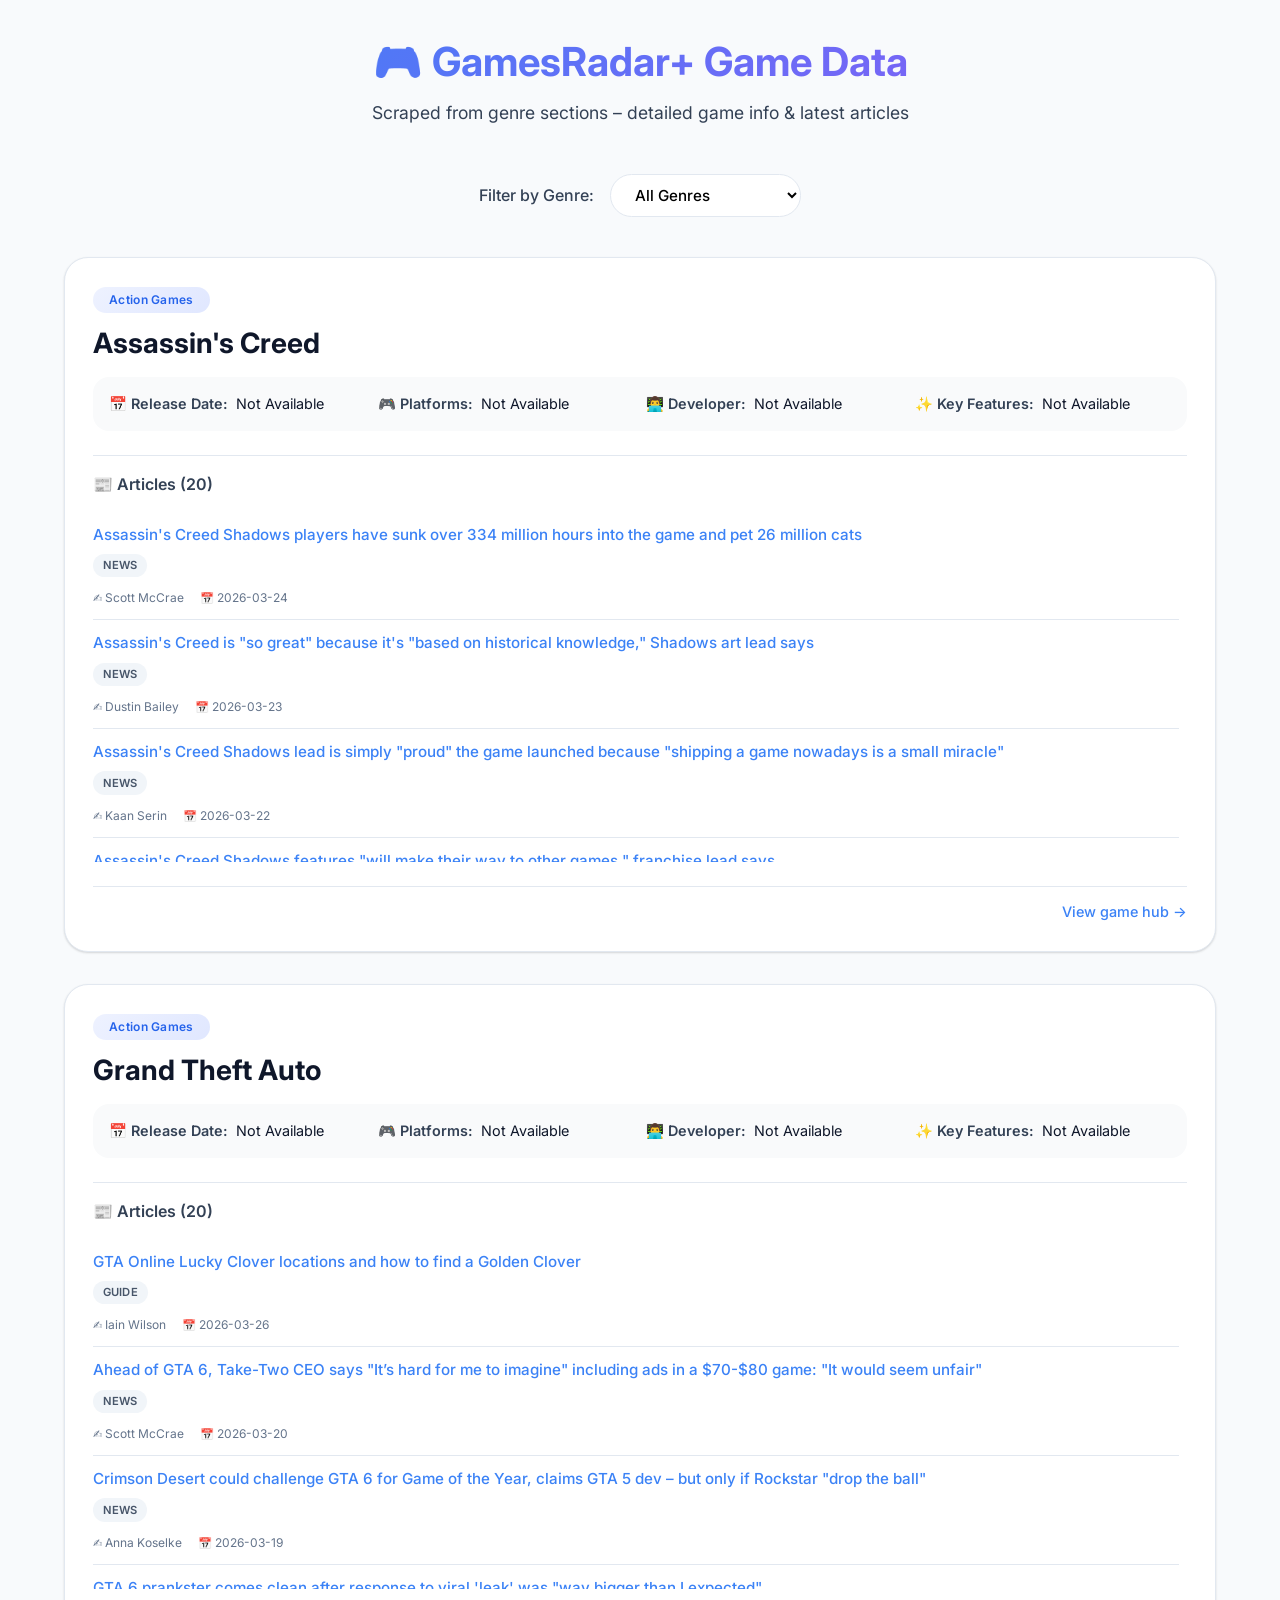
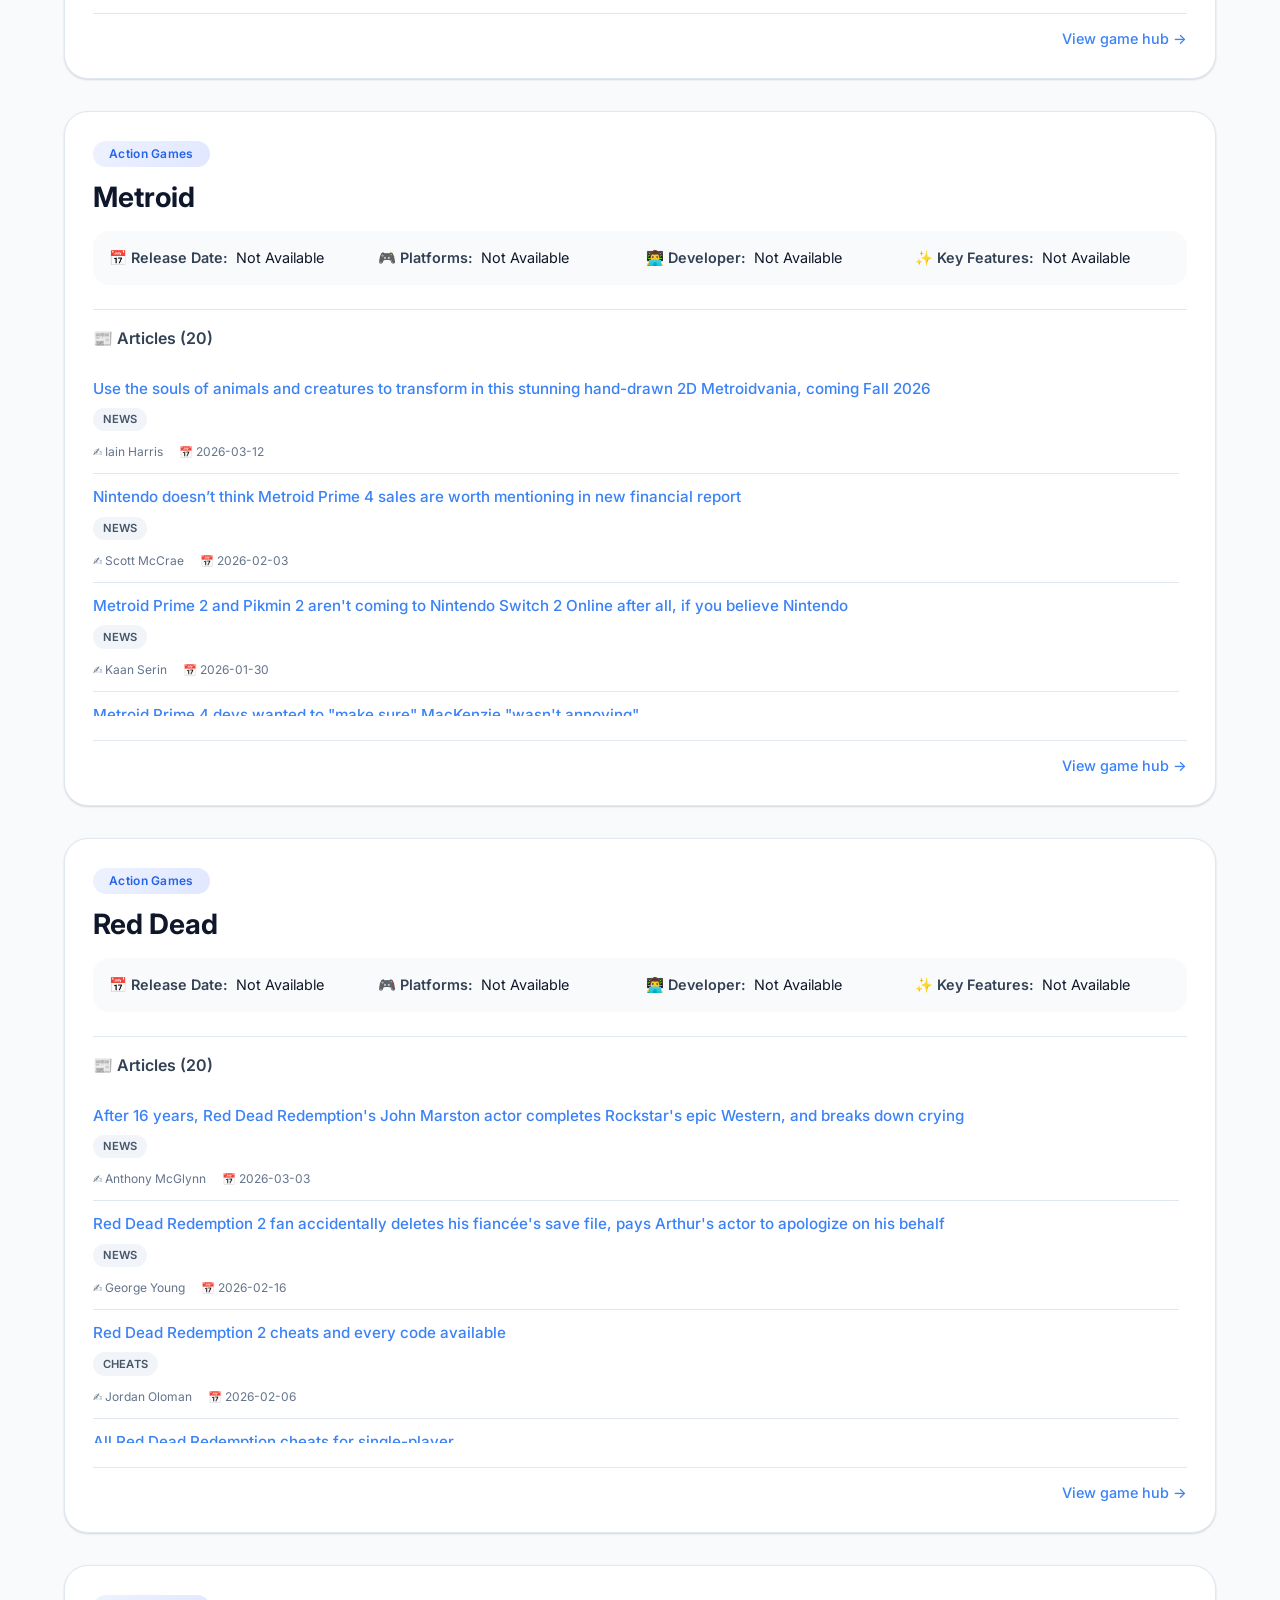
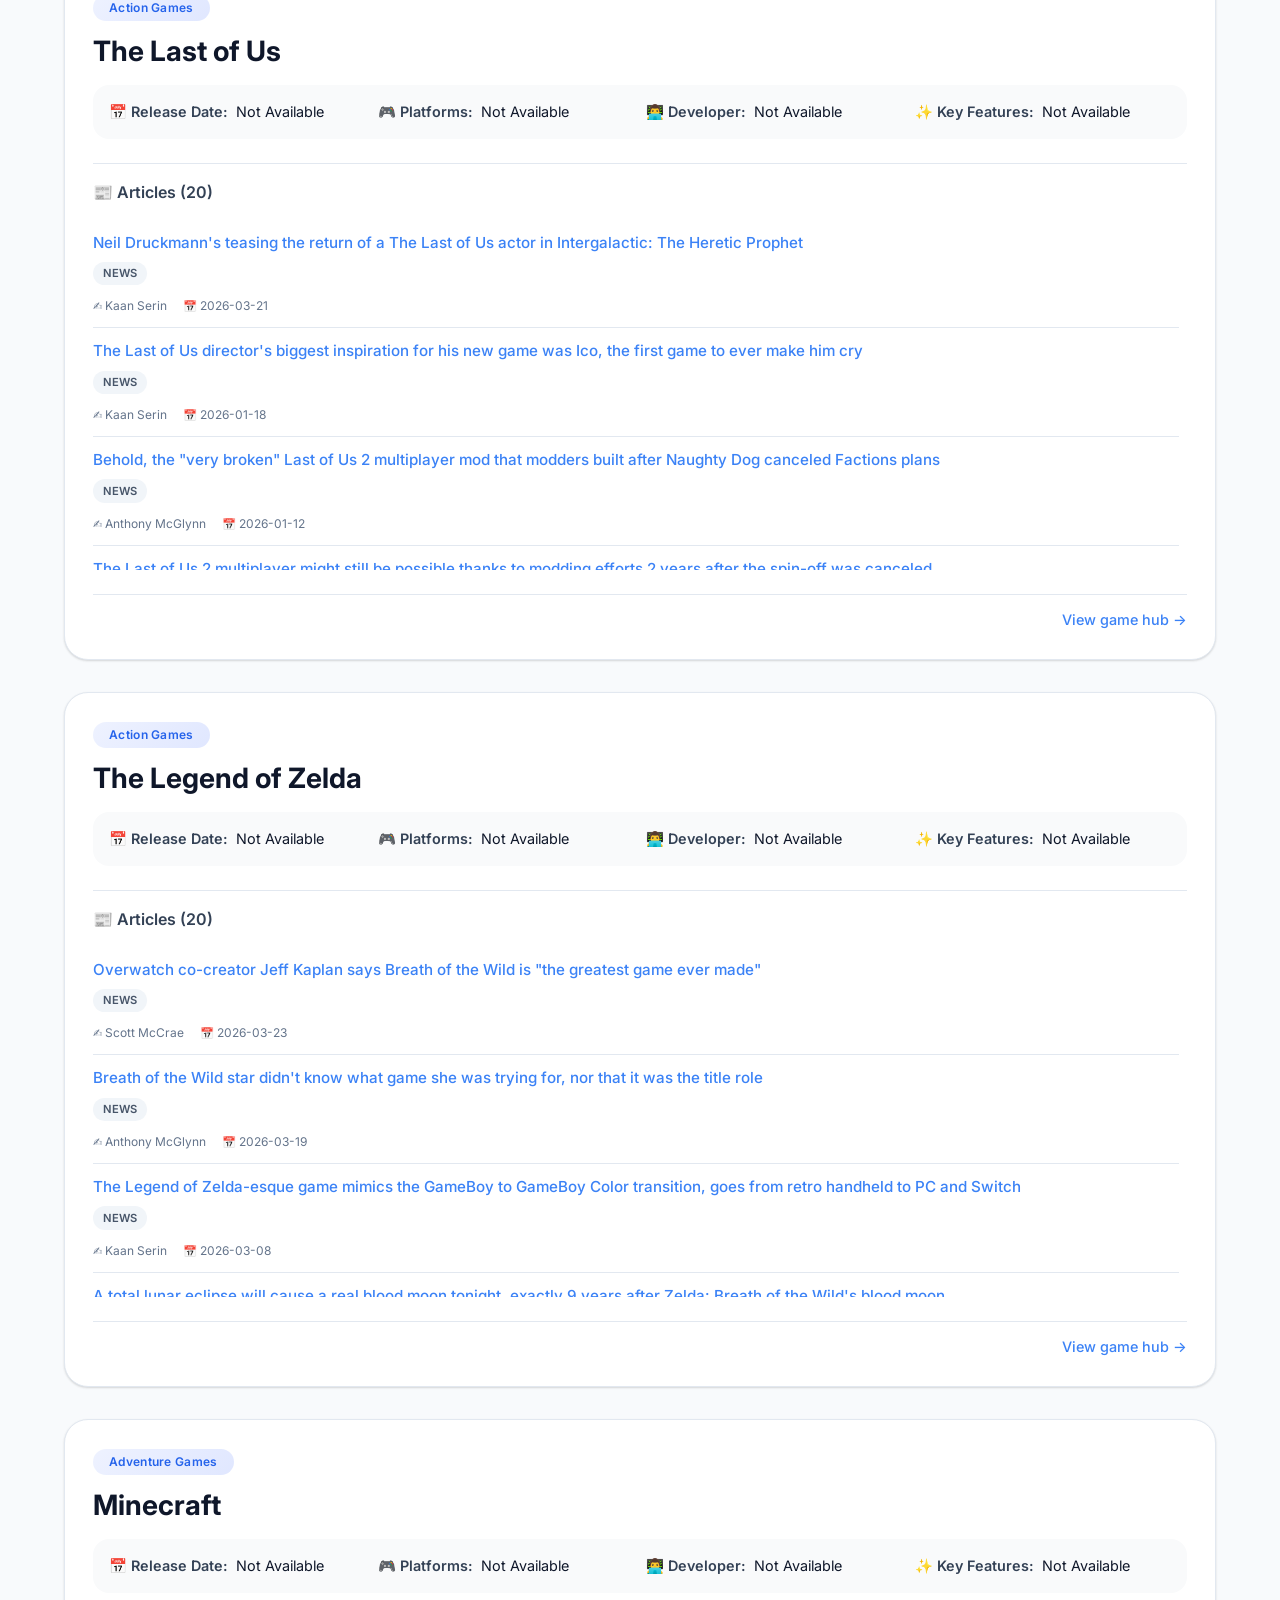
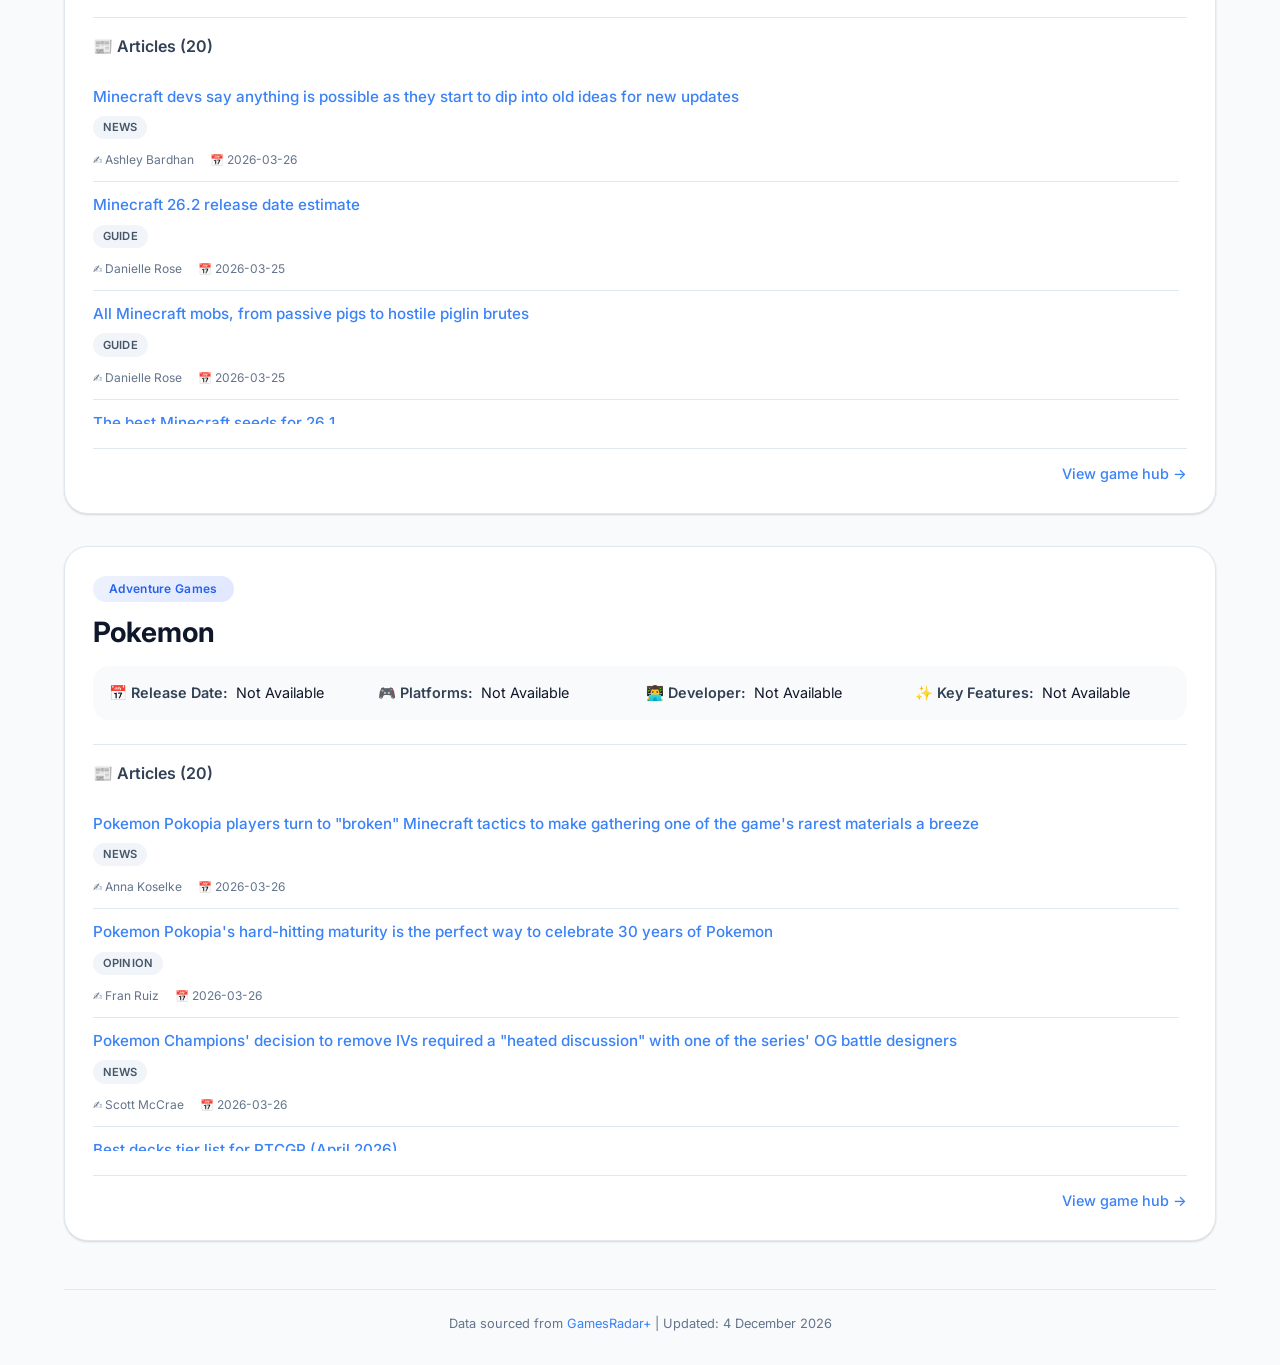
<file: TENORIA-MIDTERMLAB/index.html>
<!DOCTYPE html>
<html lang="en">
<head>
    <meta charset="UTF-8">
    <meta name="viewport" content="width=device-width, initial-scale=1.0">
    <title>GamesRadar+ Scraper – Game List</title>
    <link rel="stylesheet" href="styles.css">
    <link rel="preconnect" href="https://fonts.googleapis.com">
    <link rel="preconnect" href="https://fonts.gstatic.com" crossorigin>
    <link href="https://fonts.googleapis.com/css2?family=Inter:opsz,wght@14..32,300;14..32,400;14..32,500;14..32,600;14..32,700&display=swap" rel="stylesheet">
</head>
<body>
    <div class="container">
        <header>
            <h1>🎮 GamesRadar+ Game Data</h1>
            <p>Scraped from genre sections – detailed game info & latest articles</p>
        </header>

        <div class="filters">
            <label for="genre-filter">Filter by Genre:</label>
            <select id="genre-filter">
                <option value="all">All Genres</option>
            </select>
        </div>

        <div id="games-container" class="games-list">
            <div class="loading">Loading data...</div>
        </div>

        <footer>
            <p>Data sourced from <a href="https://www.gamesradar.com" target="_blank" rel="noopener noreferrer">GamesRadar+</a> | Updated: <span id="update-date"></span></p>
        </footer>
    </div>

    <script src="script.js"></script>
</body>
</html>
</file>
<file: TENORIA-MIDTERMLAB/styles.css>
:root {
    --bg-primary: #f8fafc;
    --bg-card: #ffffff;
    --text-primary: #0f172a;
    --text-secondary: #334155;
    --accent: #3b82f6;
    --accent-dark: #2563eb;
    --accent-glow: rgba(59,130,246,0.2);
    --border-light: #e2e8f0;
    --shadow-sm: 0 1px 3px rgba(0,0,0,0.05), 0 1px 2px rgba(0,0,0,0.1);
    --shadow-md: 0 4px 6px -1px rgba(0,0,0,0.1), 0 2px 4px -1px rgba(0,0,0,0.06);
    --shadow-lg: 0 10px 15px -3px rgba(0,0,0,0.1), 0 4px 6px -2px rgba(0,0,0,0.05);
    --transition: all 0.2s ease;
}

* {
    margin: 0;
    padding: 0;
    box-sizing: border-box;
}

body {
    font-family: 'Inter', system-ui, -apple-system, sans-serif;
    background: var(--bg-primary);
    color: var(--text-primary);
    line-height: 1.5;
}

.container {
    max-width: 1200px;
    margin: 0 auto;
    padding: 2rem 1.5rem;
}

/* Header */
header {
    text-align: center;
    margin-bottom: 3rem;
}

header h1 {
    font-size: 2.5rem;
    font-weight: 700;
    background: linear-gradient(135deg, var(--accent), #8b5cf6);
    -webkit-background-clip: text;
    background-clip: text;
    color: transparent;
    margin-bottom: 0.5rem;
}

header p {
    color: var(--text-secondary);
    font-size: 1.1rem;
}

/* Filters */
.filters {
    text-align: center;
    margin-bottom: 2.5rem;
}

.filters label {
    font-weight: 500;
    margin-right: 0.75rem;
    color: var(--text-secondary);
}

.filters select {
    padding: 0.6rem 1.2rem;
    font-size: 0.95rem;
    font-weight: 500;
    border-radius: 2rem;
    border: 1px solid var(--border-light);
    background: white;
    cursor: pointer;
    outline: none;
    transition: var(--transition);
    font-family: inherit;
}

.filters select:hover,
.filters select:focus {
    border-color: var(--accent);
    box-shadow: 0 0 0 3px var(--accent-glow);
}

/* Games List (vertical) */
.games-list {
    display: flex;
    flex-direction: column;
    gap: 2rem;
    width: 100%;
}

/* Card styling */
.card {
    background: var(--bg-card);
    border-radius: 1.5rem;
    box-shadow: var(--shadow-sm);
    overflow: hidden;
    transition: var(--transition);
    border: 1px solid var(--border-light);
}

.card:hover {
    transform: translateY(-2px);
    box-shadow: var(--shadow-lg);
    border-color: transparent;
}

.card-content {
    padding: 1.75rem;
}

/* Genre badge */
.genre-badge {
    display: inline-block;
    background: linear-gradient(135deg, #eef2ff, #e0e7ff);
    color: var(--accent-dark);
    padding: 0.25rem 1rem;
    border-radius: 2rem;
    font-size: 0.75rem;
    font-weight: 600;
    letter-spacing: 0.3px;
    margin-bottom: 0.75rem;
}

/* Game title */
.card h3 {
    font-size: 1.75rem;
    font-weight: 700;
    margin: 0 0 1rem 0;
    color: var(--text-primary);
    line-height: 1.3;
}

/* Game details grid */
.game-details {
    display: grid;
    grid-template-columns: repeat(auto-fit, minmax(250px, 1fr));
    gap: 0.75rem;
    margin-bottom: 1.5rem;
    background: #f9fafb;
    padding: 1rem;
    border-radius: 1rem;
}

.game-detail {
    font-size: 0.9rem;
    display: flex;
    flex-wrap: wrap;
    align-items: baseline;
    gap: 0.5rem;
}

.game-detail strong {
    font-weight: 600;
    color: var(--text-secondary);
    min-width: 85px;
}

/* Articles section */
.articles-section {
    margin-top: 1rem;
    border-top: 1px solid var(--border-light);
    padding-top: 1rem;
}

.articles-section h4 {
    font-size: 1rem;
    font-weight: 600;
    color: var(--text-secondary);
    margin-bottom: 1rem;
    display: flex;
    align-items: center;
    gap: 0.5rem;
}

.articles-list {
    max-height: 350px;
    overflow-y: auto;
    padding-right: 0.5rem;
}

.article-item {
    padding: 0.75rem 0;
    border-bottom: 1px solid var(--border-light);
    transition: background 0.2s;
}

.article-item:hover {
    background: #fafbfc;
    margin-left: -0.25rem;
    padding-left: 0.25rem;
    border-radius: 0.5rem;
}

.article-title {
    color: var(--accent);
    text-decoration: none;
    font-weight: 500;
    font-size: 0.95rem;
    line-height: 1.4;
    display: block;
    margin-bottom: 0.4rem;
}

.article-title:hover {
    text-decoration: underline;
    color: var(--accent-dark);
}

.article-category {
    display: inline-block;
    background: #f1f5f9;
    color: #475569;
    font-size: 0.7rem;
    font-weight: 600;
    padding: 0.2rem 0.6rem;
    border-radius: 1rem;
    margin-bottom: 0.5rem;
    text-transform: uppercase;
    letter-spacing: 0.3px;
}

.article-meta {
    display: flex;
    flex-wrap: wrap;
    gap: 1rem;
    margin-top: 0.25rem;
    font-size: 0.75rem;
    color: #64748b;
}

.article-publisher::before {
    content: "✍️ ";
    font-size: 0.7rem;
}

.article-date::before {
    content: "📅 ";
    font-size: 0.7rem;
}

/* Game link */
.game-link {
    margin-top: 1.5rem;
    padding-top: 0.75rem;
    border-top: 1px solid var(--border-light);
    text-align: right;
}

.game-link a {
    color: var(--accent);
    text-decoration: none;
    font-size: 0.9rem;
    font-weight: 500;
    display: inline-flex;
    align-items: center;
    gap: 0.3rem;
}

.game-link a:hover {
    text-decoration: underline;
}

/* Scrollbar */
.articles-list::-webkit-scrollbar {
    width: 6px;
}

.articles-list::-webkit-scrollbar-track {
    background: #f1f1f1;
    border-radius: 3px;
}

.articles-list::-webkit-scrollbar-thumb {
    background: #cbd5e1;
    border-radius: 3px;
}

/* Loading & no results */
.loading, .no-results {
    text-align: center;
    padding: 4rem;
    font-size: 1rem;
    color: var(--text-secondary);
    background: var(--bg-card);
    border-radius: 1.5rem;
    border: 1px solid var(--border-light);
}

/* Footer */
footer {
    margin-top: 3rem;
    text-align: center;
    font-size: 0.8rem;
    color: #64748b;
    border-top: 1px solid var(--border-light);
    padding-top: 1.5rem;
}

footer a {
    color: var(--accent);
    text-decoration: none;
}

footer a:hover {
    text-decoration: underline;
}

/* Responsive */
@media (max-width: 768px) {
    .container {
        padding: 1rem;
    }
    
    .card h3 {
        font-size: 1.4rem;
    }
    
    .game-details {
        grid-template-columns: 1fr;
        gap: 0.5rem;
    }
    
    .article-meta {
        flex-direction: column;
        gap: 0.25rem;
    }
}
</file>
